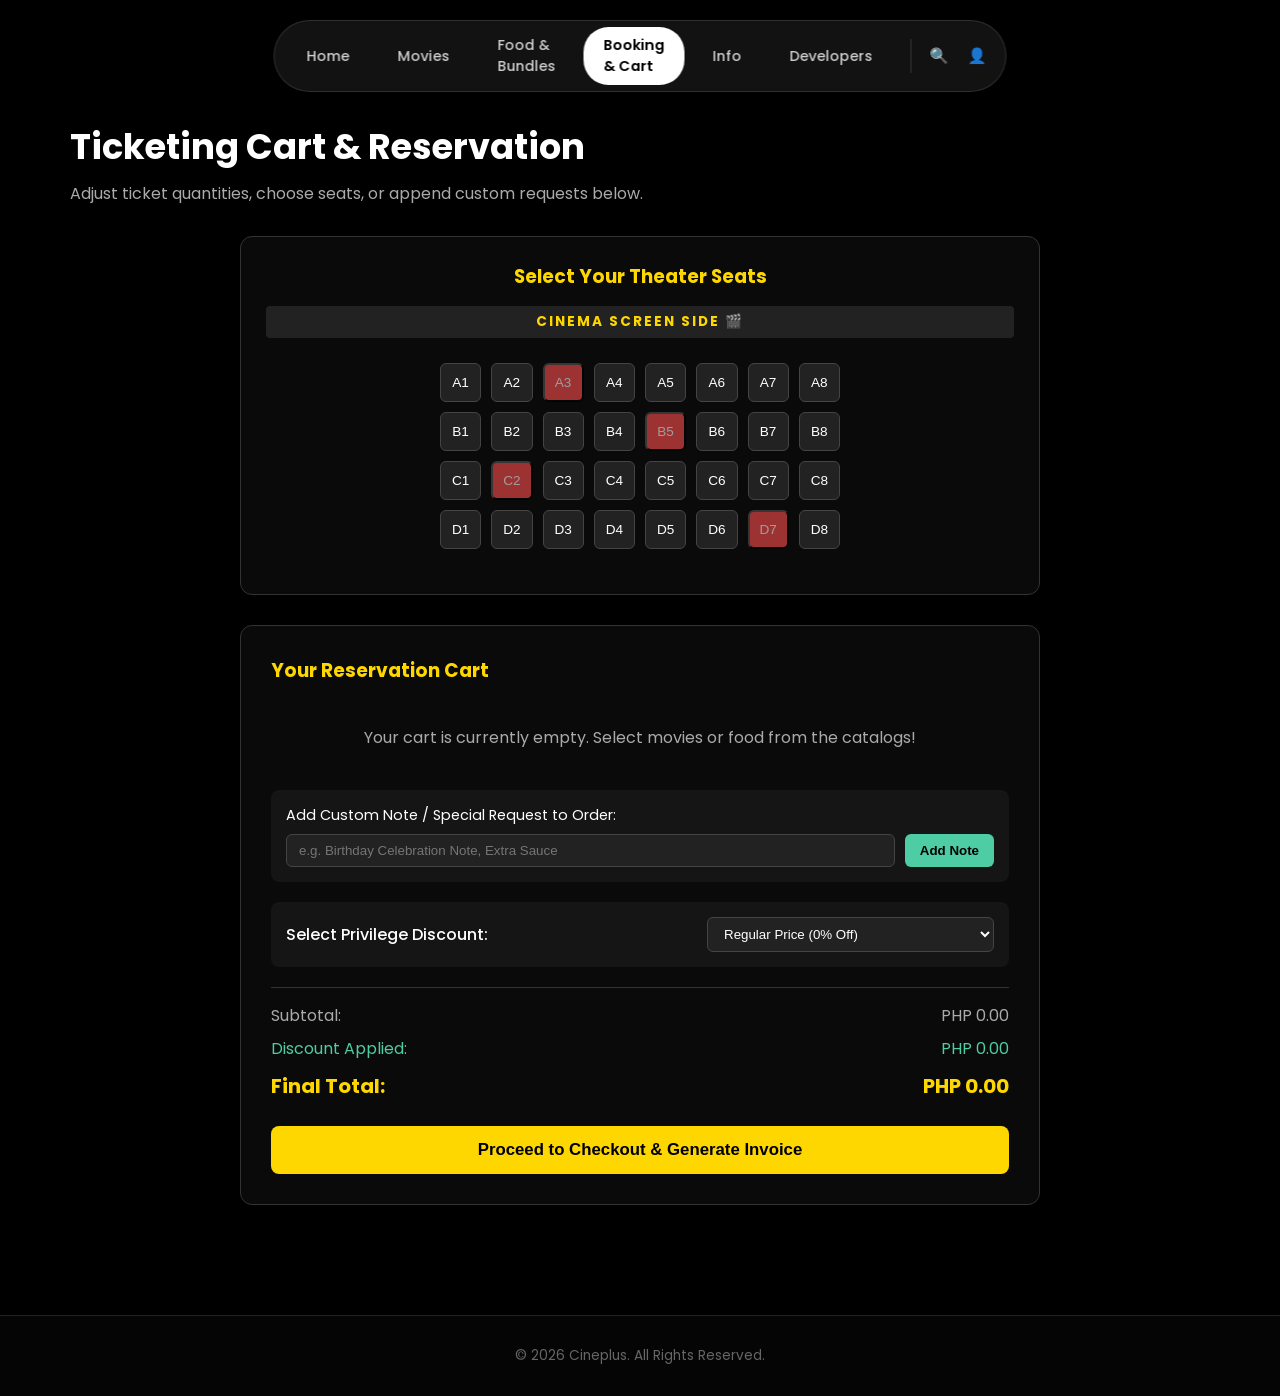
<file: booking.html>
<!DOCTYPE html>
<html lang="en">
<head>
    <meta charset="UTF-8">
    <meta name="viewport" content="width=device-width, initial-scale=1.0">
    <title>Cineplus+</title>

    <!-- Browser Tab Logo -->
    <link rel="icon" type="image/png" href="media/logo.png">

    <link rel="stylesheet" href="style.css">
    <meta name="viewport" content="width=device-width, initial-scale=1.0">
</head>
<body>

    <header class="floating-nav-container">
        <nav class="pill-nav">
            <a href="index.html" class="nav-item">Home</a>
            <a href="movies.html" class="nav-item">Movies</a>
            <a href="food.html" class="nav-item">Food & Bundles</a>
            <a href="booking.html" class="nav-item active">Booking & Cart</a>
            <a href="info.html" class="nav-item">Info</a>
            <a href="developers.html" class="nav-item">Developers</a>
            
            <div class="nav-icons">
                <button class="icon-btn" title="Search">🔍</button>
                <button class="icon-btn" title="Profile">👤</button>
            </div>
        </nav>
    </header>

    <main class="page-container">
        <div class="page-header">
            <h2>Ticketing Cart & Reservation</h2>
            <p>Adjust ticket quantities, choose seats, or append custom requests below.</p>
        </div>

        <div style="max-width: 800px; margin: 0 auto 50px auto;">
            <!-- Interactive Seat Selection Module -->
            <div style="background: #0a0a0a; border: 1px solid #333; padding: 25px; border-radius: 12px; margin-bottom: 30px; text-align: center;">
                <h3 style="color: #FFD700; margin-bottom: 15px;">Select Your Theater Seats</h3>
                <div style="background: #222; color: #FFD700; padding: 6px; border-radius: 4px; margin-bottom: 25px; font-weight: bold; letter-spacing: 2px; font-size: 0.85rem;">
                    CINEMA SCREEN SIDE 🎬
                </div>
                <div id="seat-grid" style="display: grid; grid-template-columns: repeat(8, 1fr); gap: 10px; max-width: 400px; margin: 0 auto 20px auto;"></div>
            </div>

            <!-- Reservation Cart -->
            <div style="background: #0a0a0a; border: 1px solid #333; padding: 30px; border-radius: 12px;">
                <h3 style="color: #FFD700; margin-bottom: 20px;">Your Reservation Cart</h3>
                
                <div id="cart-items-container"></div>

                <!-- Custom Request Input inside Cart -->
                <div style="margin: 20px 0; padding: 15px; background: #151515; border-radius: 8px;">
                    <label style="color: #fff; font-size: 0.9rem; display: block; margin-bottom: 8px;">Add Custom Note / Special Request to Order:</label>
                    <div style="display: flex; gap: 10px;">
                        <input type="text" id="custom-item-text" placeholder="e.g. Birthday Celebration Note, Extra Sauce" style="flex: 1; padding: 8px 12px; background: #222; border: 1px solid #444; color: #fff; border-radius: 6px;">
                        <button onclick="addCustomTextItem()" style="background: #4ecca3; color: #000; font-weight: bold; border: none; padding: 8px 15px; border-radius: 6px; cursor: pointer;">Add Note</button>
                    </div>
                </div>

                <!-- Split Discount Selector -->
                <div style="margin: 20px 0; padding: 15px; background: #151515; border-radius: 8px; display: flex; justify-content: space-between; align-items: center; flex-wrap: wrap; gap: 10px;">
                    <label style="color: #fff; font-weight: 500;">Select Privilege Discount:</label>
                    <select id="discount-selector" style="background: #222; color: #fff; border: 1px solid #444; padding: 8px 12px; border-radius: 6px;">
                        <option value="0">Regular Price (0% Off)</option>
                        <option value="0.10">Student Privilege (10% Off)</option>
                        <option value="0.20">Senior Citizen / PWD Privilege (20% Off)</option>
                    </select>
                </div>

                <div style="border-top: 1px solid #333; padding-top: 15px; margin-top: 15px;">
                    <div style="display: flex; justify-content: space-between; color: #aaa; margin-bottom: 8px;">
                        <span>Subtotal:</span>
                        <span id="cart-subtotal">PHP 0.00</span>
                    </div>
                    <div style="display: flex; justify-content: space-between; color: #4ecca3; margin-bottom: 8px;">
                        <span>Discount Applied:</span>
                        <span id="cart-discount-amount">PHP 0.00</span>
                    </div>
                    <div style="display: flex; justify-content: space-between; color: #FFD700; font-size: 1.25rem; font-weight: bold; margin-top: 10px;">
                        <span>Final Total:</span>
                        <span id="cart-final-total">PHP 0.00</span>
                    </div>
                </div>

                <button onclick="proceedToCheckout()" style="width: 100%; margin-top: 25px; background: #FFD700; color: #000; border: none; padding: 14px; border-radius: 8px; font-weight: bold; font-size: 1.05rem; cursor: pointer;">
    Proceed to Checkout & Generate Invoice
</button>
            </div>
        </div>
    </main>

    <footer class="subpage-footer">
        <p>&copy; 2026 Cineplus. All Rights Reserved.</p>
    </footer>

    <script src="script.js"></script>
</body>
</html>
</file>
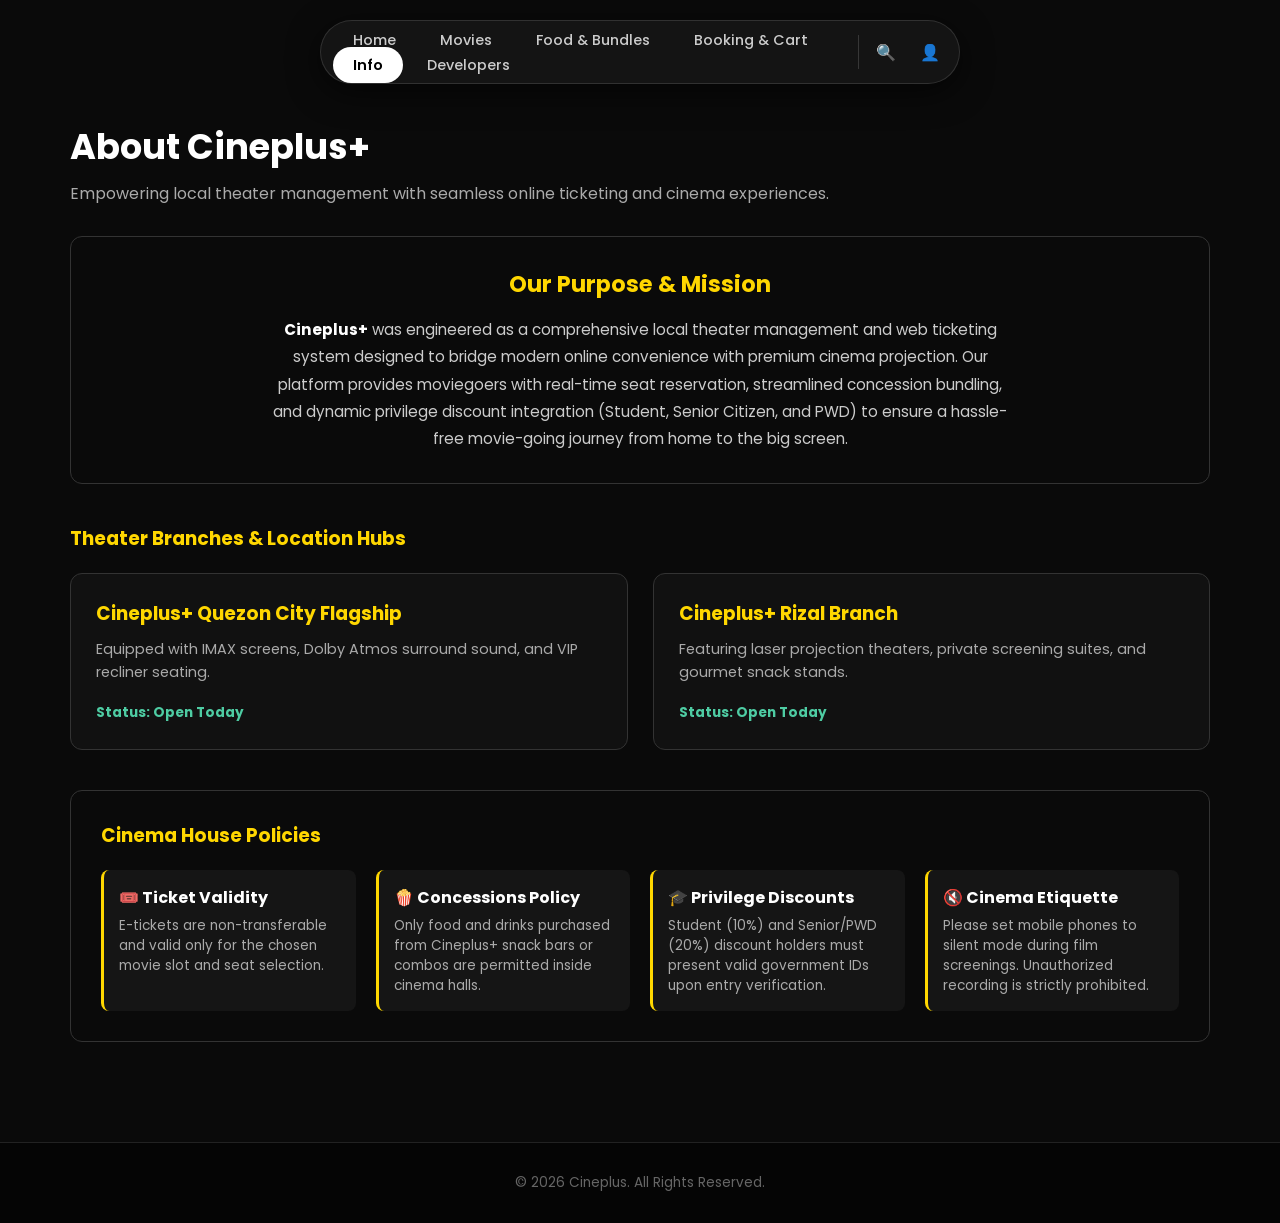
<file: info.html>
<!DOCTYPE html>
<html lang="en">
<head>
    <meta charset="UTF-8">
    <meta name="viewport" content="width=device-width, initial-scale=1.0">
    <title>Cineplus+ | Info & House Policies</title>

    <!-- Browser Tab Logo (Favicon) -->
    <link rel="icon" type="image/png" href="media/logo.png">

    <link rel="stylesheet" href="style.css">
    <meta name="viewport" content="width=device-width, initial-scale=1.0">
</head>
<body class="subpage-body">

    <!-- Floating Top Navigation Bar (Clean Pill Bar) -->
    <header class="floating-nav-container">
        <nav class="pill-nav">
            <div class="nav-links-wrapper">
                <a href="index.html" class="nav-item">Home</a>
                <a href="movies.html" class="nav-item">Movies</a>
                <a href="food.html" class="nav-item">Food & Bundles</a>
                <a href="booking.html" class="nav-item">Booking & Cart</a>
                <a href="info.html" class="nav-item active">Info</a>
                <a href="developers.html" class="nav-item">Developers</a>
            </div>
            
            <div class="nav-icons" style="display: flex; gap: 10px; align-items: center;">
                <button class="icon-btn" title="Search" style="background:none; border:none; cursor:pointer; font-size:1rem;">🔍</button>
                <button class="icon-btn" title="Profile" style="background:none; border:none; cursor:pointer; font-size:1rem;">👤</button>
            </div>
        </nav>
    </header>

    <main class="page-container">
        <!-- Purpose & Vision Section -->
        <div class="page-header">
            <h2>About Cineplus+</h2>
            <p>Empowering local theater management with seamless online ticketing and cinema experiences.</p>
        </div>

        <div style="background: #0a0a0a; border: 1px solid #333; padding: 30px; border-radius: 12px; margin-bottom: 40px; text-align: center;">
            <h3 style="color: #FFD700; margin-bottom: 15px; font-size: 1.4rem;">Our Purpose & Mission</h3>
            <p style="color: #ccc; line-height: 1.8; max-width: 750px; margin: 0 auto; font-size: 0.95rem;">
                <strong style="color: #fff;">Cineplus+</strong> was engineered as a comprehensive local theater management and web ticketing system designed to bridge modern online convenience with premium cinema projection. Our platform provides moviegoers with real-time seat reservation, streamlined concession bundling, and dynamic privilege discount integration (Student, Senior Citizen, and PWD) to ensure a hassle-free movie-going journey from home to the big screen.
            </p>
        </div>

        <!-- Theater Branches Section -->
        <div style="margin-bottom: 40px;">
            <h3 style="color: #FFD700; margin-bottom: 20px;">Theater Branches & Location Hubs</h3>
            <div style="display: grid; grid-template-columns: repeat(auto-fit, minmax(280px, 1fr)); gap: 25px;">
                <div style="background: #111; border: 1px solid #333; padding: 25px; border-radius: 12px;">
                    <h3 style="color: #FFD700; margin-bottom: 10px;">Cineplus+ Quezon City Flagship</h3>
                    <p style="color: #aaa; font-size: 0.9rem; line-height: 1.6; margin-bottom: 15px;">Equipped with IMAX screens, Dolby Atmos surround sound, and VIP recliner seating.</p>
                    <span style="color: #4ecca3; font-size: 0.85rem; font-weight: bold;">Status: Open Today</span>
                </div>

                <div style="background: #111; border: 1px solid #333; padding: 25px; border-radius: 12px;">
                    <h3 style="color: #FFD700; margin-bottom: 10px;">Cineplus+ Rizal Branch</h3>
                    <p style="color: #aaa; font-size: 0.9rem; line-height: 1.6; margin-bottom: 15px;">Featuring laser projection theaters, private screening suites, and gourmet snack stands.</p>
                    <span style="color: #4ecca3; font-size: 0.85rem; font-weight: bold;">Status: Open Today</span>
                </div>
            </div>
        </div>

        <!-- Cinema House Policies -->
        <div style="background: #0a0a0a; border: 1px solid #333; padding: 30px; border-radius: 12px; margin-bottom: 40px;">
            <h3 style="color: #FFD700; margin-bottom: 20px;">Cinema House Policies</h3>
            
            <div style="display: grid; grid-template-columns: repeat(auto-fit, minmax(220px, 1fr)); gap: 20px;">
                <div style="background: #151515; padding: 15px; border-radius: 8px; border-left: 3px solid #FFD700;">
                    <h4 style="color: #fff; margin-bottom: 6px;">🎟️ Ticket Validity</h4>
                    <p style="color: #aaa; font-size: 0.85rem;">E-tickets are non-transferable and valid only for the chosen movie slot and seat selection.</p>
                </div>
                <div style="background: #151515; padding: 15px; border-radius: 8px; border-left: 3px solid #FFD700;">
                    <h4 style="color: #fff; margin-bottom: 6px;">🍿 Concessions Policy</h4>
                    <p style="color: #aaa; font-size: 0.85rem;">Only food and drinks purchased from Cineplus+ snack bars or combos are permitted inside cinema halls.</p>
                </div>
                <div style="background: #151515; padding: 15px; border-radius: 8px; border-left: 3px solid #FFD700;">
                    <h4 style="color: #fff; margin-bottom: 6px;">🎓 Privilege Discounts</h4>
                    <p style="color: #aaa; font-size: 0.85rem;">Student (10%) and Senior/PWD (20%) discount holders must present valid government IDs upon entry verification.</p>
                </div>
                <div style="background: #151515; padding: 15px; border-radius: 8px; border-left: 3px solid #FFD700;">
                    <h4 style="color: #fff; margin-bottom: 6px;">🔇 Cinema Etiquette</h4>
                    <p style="color: #aaa; font-size: 0.85rem;">Please set mobile phones to silent mode during film screenings. Unauthorized recording is strictly prohibited.</p>
                </div>
            </div>
        </div>
    </main>

    <footer class="subpage-footer">
        <p>&copy; 2026 Cineplus. All Rights Reserved.</p>
    </footer>

    <script src="script.js"></script>
</body>
</html>
</file>
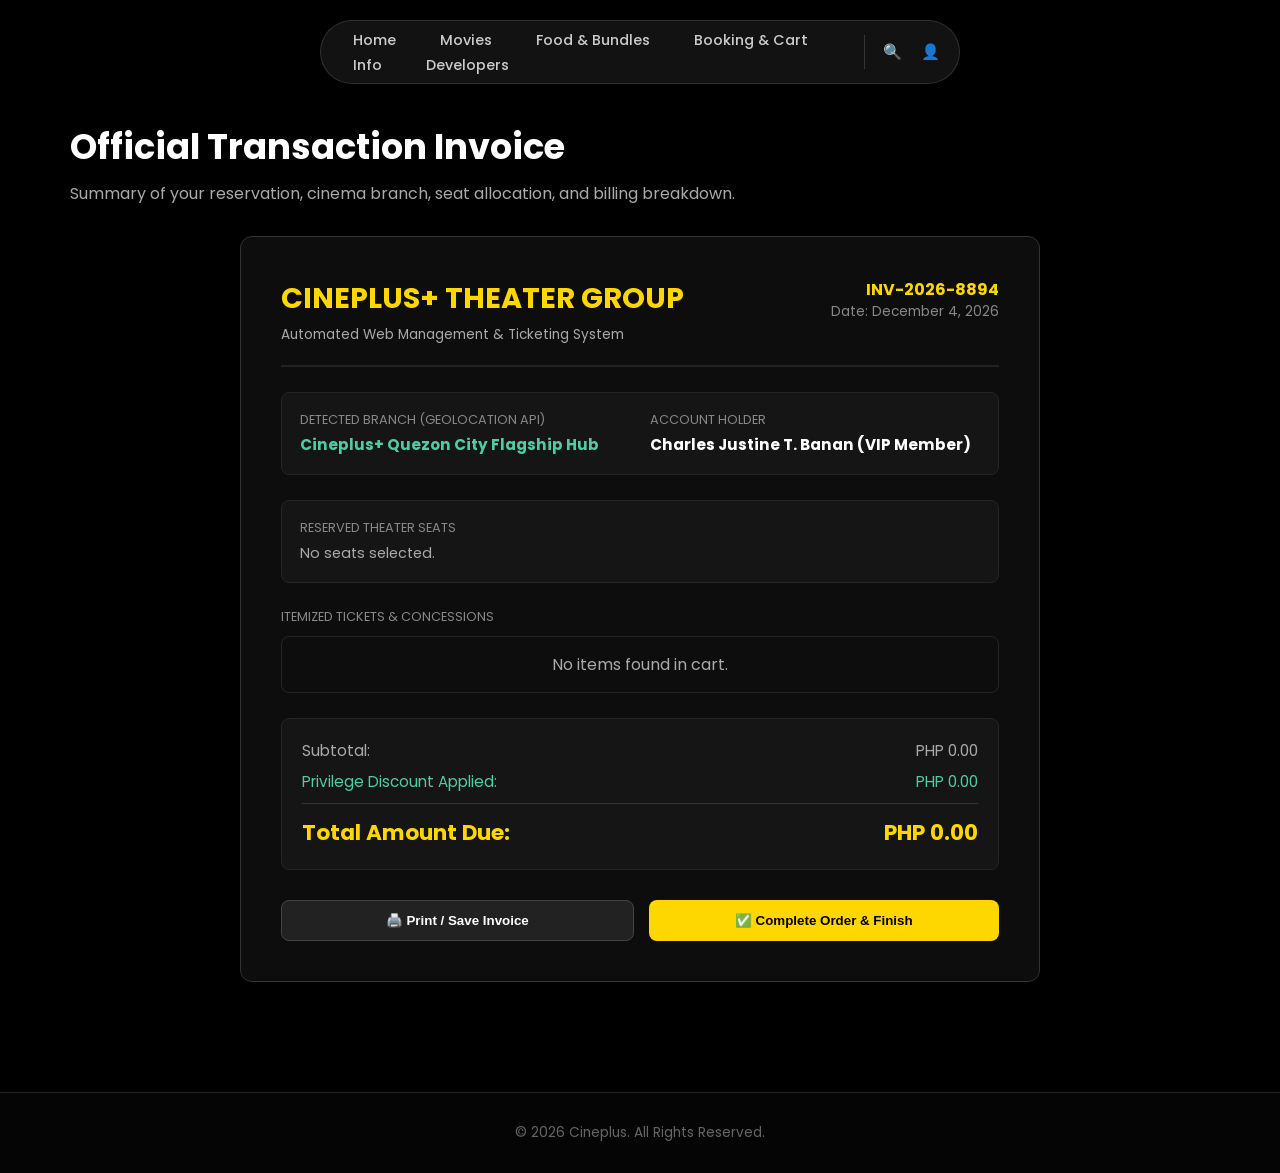
<file: invoice.html>
<!DOCTYPE html>
<html lang="en">
<head>
    <meta charset="UTF-8">
    <meta name="viewport" content="width=device-width, initial-scale=1.0">
    <title>Cineplus+</title>

    <!-- Browser Tab Logo -->
    <link rel="icon" type="image/png" href="media/logo.png">

    <link rel="stylesheet" href="style.css">
    <meta name="viewport" content="width=device-width, initial-scale=1.0">
</head>
<body>

    <!-- Floating Top Navigation Bar -->
    <header class="floating-nav-container">
        <div class="pill-nav">
                        </a>

            <div class="nav-links-wrapper">
                <a href="index.html" class="nav-item">Home</a>
                <a href="movies.html" class="nav-item">Movies</a>
                <a href="food.html" class="nav-item">Food & Bundles</a>
                <a href="booking.html" class="nav-item">Booking & Cart</a>
                <a href="info.html" class="nav-item">Info</a>
                <a href="developers.html" class="nav-item">Developers</a>
            </div>
            
            <div class="nav-icons">
                <button class="icon-btn" title="Search">🔍</button>
                <button class="icon-btn" title="Profile">👤</button>
            </div>
        </div>
    </header>

    <main class="page-container">
        <div class="page-header">
            <h2>Official Transaction Invoice</h2>
            <p>Summary of your reservation, cinema branch, seat allocation, and billing breakdown.</p>
        </div>

        <div style="background: #0d0d0d; border: 1px solid #333; padding: 40px; border-radius: 12px; max-width: 800px; margin: 0 auto 50px auto; box-shadow: 0 10px 30px rgba(0,0,0,0.5);">
            
            <!-- Invoice Header Header -->
            <div style="display: flex; justify-content: space-between; align-items: flex-start; border-bottom: 2px solid #222; padding-bottom: 20px; margin-bottom: 25px;">
                <div>
                    <h3 style="color: #FFD700; font-size: 1.8rem; margin-bottom: 5px;">CINEPLUS+ THEATER GROUP</h3>
                    <p style="color: #aaa; font-size: 0.85rem;">Automated Web Management & Ticketing System</p>
                </div>
                <div style="text-align: right;">
                    <p style="color: #FFD700; font-weight: bold; font-size: 1rem;" id="inv-number">INV-2026-8894</p>
                    <p style="color: #888; font-size: 0.85rem;" id="inv-date">Date: October 21, 2026</p>
                </div>
            </div>

            <!-- Process Summary Block 1: Branch & Member Info -->
            <div style="display: grid; grid-template-columns: 1fr 1fr; gap: 20px; background: #151515; padding: 18px; border-radius: 8px; margin-bottom: 25px; border: 1px solid #252525;">
                <div>
                    <p style="color: #888; font-size: 0.8rem; text-transform: uppercase; margin-bottom: 4px;">Detected Branch (Geolocation API)</p>
                    <p style="color: #4ecca3; font-weight: bold; font-size: 0.95rem;" id="invoice-branch">Cineplus+ Quezon City Flagship Hub</p>
                </div>
                <div>
                    <p style="color: #888; font-size: 0.8rem; text-transform: uppercase; margin-bottom: 4px;">Account Holder</p>
                    <p style="color: #fff; font-weight: bold; font-size: 0.95rem;">Charles Justine T. Banan (VIP Member)</p>
                </div>
            </div>

            <!-- Process Summary Block 2: Seat Allocation -->
            <div style="background: #151515; padding: 18px; border-radius: 8px; margin-bottom: 25px; border: 1px solid #252525;">
                <p style="color: #888; font-size: 0.8rem; text-transform: uppercase; margin-bottom: 6px;">Reserved Theater Seats</p>
                <div id="invoice-seats" style="display: flex; gap: 8px; flex-wrap: wrap;">
                    <!-- Filled via JavaScript -->
                </div>
            </div>

            <!-- Process Summary Block 3: Itemized Cart Breakdown -->
            <div style="margin-bottom: 25px;">
                <p style="color: #888; font-size: 0.8rem; text-transform: uppercase; margin-bottom: 10px;">Itemized Tickets & Concessions</p>
                <div id="invoice-items-list" style="border: 1px solid #252525; border-radius: 8px; overflow: hidden;">
                    <!-- Filled via JavaScript -->
                </div>
            </div>

            <!-- Process Summary Block 4: Financial Calculations & Privilege Discount -->
            <div style="background: #151515; padding: 20px; border-radius: 8px; border: 1px solid #252525;">
                <div style="display: flex; justify-content: space-between; color: #aaa; margin-bottom: 8px; font-size: 0.95rem;">
                    <span>Subtotal:</span>
                    <span id="invoice-subtotal">PHP 0.00</span>
                </div>
                <div style="display: flex; justify-content: space-between; color: #4ecca3; margin-bottom: 8px; font-size: 0.95rem;">
                    <span id="invoice-discount-label">Privilege Discount Applied:</span>
                    <span id="invoice-discount-amount">PHP 0.00</span>
                </div>
                <div style="display: flex; justify-content: space-between; color: #FFD700; font-size: 1.35rem; font-weight: bold; border-top: 1px solid #333; padding-top: 12px; margin-top: 10px;">
                    <span>Total Amount Due:</span>
                    <span id="invoice-final-total">PHP 0.00</span>
                </div>
            </div>

            <!-- Action Buttons -->
            <div style="display: flex; gap: 15px; margin-top: 30px;">
                <button onclick="window.print()" style="flex: 1; background: #222; color: #fff; border: 1px solid #444; padding: 12px; border-radius: 8px; font-weight: bold; cursor: pointer;">
                    🖨️ Print / Save Invoice
                </button>
                <button onclick="localStorage.removeItem('cineplus_cart'); localStorage.removeItem('cineplus_seats'); window.location.href='index.html';" style="flex: 1; background: #FFD700; color: #000; border: none; padding: 12px; border-radius: 8px; font-weight: bold; cursor: pointer;">
                    ✅ Complete Order & Finish
                </button>
            </div>
        </div>
    </main>

    <footer class="subpage-footer">
        <p>&copy; 2026 Cineplus. All Rights Reserved.</p>
    </footer>

    <script>
        window.addEventListener('DOMContentLoaded', () => {
            // Populate Branch
            let branch = localStorage.getItem('cineplus_branch') || 'Cineplus+ Quezon City Flagship Hub';
            document.getElementById('invoice-branch').innerText = branch;

            // Populate Date
            let options = { year: 'numeric', month: 'long', day: 'numeric' };
            document.getElementById('inv-date').innerText = 'Date: ' + new Date().toLocaleDateString('en-US', options);

            // Populate Seats
            let seats = JSON.parse(localStorage.getItem('cineplus_seats')) || [];
            let seatsContainer = document.getElementById('invoice-seats');
            if (seats.length === 0) {
                seatsContainer.innerHTML = '<span style="color: #aaa; font-size: 0.9rem;">No seats selected.</span>';
            } else {
                let seatHtml = '';
                seats.forEach(seat => {
                    seatHtml += `<span style="background: #FFD700; color: #000; padding: 4px 10px; border-radius: 4px; font-weight: bold; font-size: 0.85rem;">Seat ${seat}</span>`;
                });
                seatsContainer.innerHTML = seatHtml;
            }

            // Populate Items & Calculate Totals
            let cart = JSON.parse(localStorage.getItem('cineplus_cart')) || [];
            let itemsListContainer = document.getElementById('invoice-items-list');
            
            if (cart.length === 0) {
                itemsListContainer.innerHTML = '<p style="padding: 15px; color: #aaa; text-align: center;">No items found in cart.</p>';
                return;
            }

            let subtotal = 0;
            let listHtml = '';
            cart.forEach(item => {
                let itemTotal = item.price * item.quantity;
                subtotal += itemTotal;
                listHtml += `
                    <div style="display: flex; justify-content: space-between; align-items: center; padding: 12px 15px; border-bottom: 1px solid #222; background: #111;">
                        <div>
                            <p style="color: #fff; font-weight: 500; font-size: 0.95rem; margin-bottom: 2px;">${item.name}</p>
                            <span style="color: #FFD700; font-size: 0.75rem; text-transform: uppercase;">${item.type}</span> | <span style="color: #888; font-size: 0.8rem;">PHP ${item.price.toFixed(2)} x ${item.quantity}</span>
                        </div>
                        <span style="color: #fff; font-weight: bold;">PHP ${itemTotal.toFixed(2)}</span>
                    </div>
                `;
            });
            itemsListContainer.innerHTML = listHtml;

            // Discounts
            let discountRate = parseFloat(localStorage.getItem('cineplus_checkout_discount_rate')) || 0;
            let discountLabelText = localStorage.getItem('cineplus_checkout_discount_label') || 'Regular Price';
            
            let discountAmount = subtotal * discountRate;
            let finalTotal = subtotal - discountAmount;

            document.getElementById('invoice-subtotal').innerText = `PHP ${subtotal.toFixed(2)}`;
            document.getElementById('invoice-discount-label').innerText = `Privilege Discount Applied (${discountLabelText}):`;
            document.getElementById('invoice-discount-amount').innerText = `-PHP ${discountAmount.toFixed(2)}`;
            document.getElementById('invoice-final-total').innerText = `PHP ${finalTotal.toFixed(2)}`;
        });
    </script>
</body>
</html>
</file>
<file: style.css>
@import url('https://fonts.googleapis.com/css2?family=Poppins:wght@400;600;800;900&display=swap');

* {
    margin: 0;
    padding: 0;
    box-sizing: border-box;
}

body {
    background-color: #000000;
    color: #ffffff;
    font-family: 'Poppins', sans-serif;
    overflow-x: hidden;
}

/* Subpage body adjustment */
.subpage-body {
    background-color: #0a0a0a;
    min-height: 100vh;
}

/* Floating Top Navigation Pill Bar */
.floating-nav-container {
    position: fixed;
    top: 20px;
    left: 50%;
    transform: translateX(-50%);
    z-index: 100;
}

.pill-nav {
    display: flex;
    align-items: center;
    background: rgba(25, 25, 25, 0.75);
    backdrop-filter: blur(16px);
    -webkit-backdrop-filter: blur(16px);
    border: 1px solid rgba(255, 255, 255, 0.12);
    padding: 6px 12px;
    border-radius: 40px;
    gap: 8px;
    box-shadow: 0 8px 32px rgba(0, 0, 0, 0.6);
}

.nav-item {
    color: #cccccc;
    text-decoration: none;
    padding: 8px 20px;
    border-radius: 25px;
    font-size: 0.9rem;
    font-weight: 500;
    transition: all 0.25s ease;
}

.nav-item:hover {
    color: #ffffff;
}

.nav-item.active {
    background-color: #ffffff;
    color: #000000;
    font-weight: 600;
}

.nav-icons {
    display: flex;
    gap: 4px;
    margin-left: 10px;
    padding-left: 10px;
    border-left: 1px solid rgba(255, 255, 255, 0.15);
}

.icon-btn {
    background: transparent;
    border: none;
    color: #ffffff;
    font-size: 0.95rem;
    width: 34px;
    height: 34px;
    border-radius: 50%;
    cursor: pointer;
    display: flex;
    align-items: center;
    justify-content: center;
    transition: background 0.2s;
}

.icon-btn:hover {
    background: rgba(255, 255, 255, 0.15);
}

/* Fullscreen Hero Container (Home Page) */
.hero-container {
    position: relative;
    width: 100vw;
    height: 100vh;
    display: flex;
    align-items: flex-end;
    overflow: hidden;
}

.hero-video {
    position: absolute;
    top: 50%;
    left: 50%;
    width: 100%;
    height: 100%;
    object-fit: cover;
    transform: translate(-50%, -50%);
    z-index: 1;
}

/* Dark Vignette and Gradient Overlay */
.hero-overlay {
    position: absolute;
    inset: 0;
    background: 
        linear-gradient(to top, rgba(0,0,0,0.95) 0%, rgba(0,0,0,0.3) 40%, rgba(0,0,0,0) 100%),
        linear-gradient(to right, rgba(0,0,0,0.85) 0%, rgba(0,0,0,0.2) 50%, rgba(0,0,0,0) 100%);
    z-index: 2;
}

/* On-Screen Title & Action Controls */
.hero-content {
    position: relative;
    z-index: 10;
    padding: 0 0 80px 80px;
}

.brand-title-container {
    display: flex;
    align-items: center;
    gap: 20px;
    margin-bottom: 20px;
}

.brand-logo-img {
    height: 65px;
    width: auto;
    filter: drop-shadow(0 4px 10px rgba(0,0,0,0.8));
}

.movie-title {
    color: #FFD700; /* #FFD700 Yellow for CINEPLUS */
    font-size: 4rem;
    font-weight: 900;
    letter-spacing: -1px;
    text-transform: uppercase;
    text-shadow: 0 4px 20px rgba(0, 0, 0, 0.8);
}

.action-buttons {
    display: flex;
    align-items: center;
    gap: 12px;
}

.btn {
    display: inline-flex;
    align-items: center;
    justify-content: center;
    padding: 10px 24px;
    border-radius: 30px;
    font-weight: 600;
    font-size: 0.95rem;
    text-decoration: none;
    border: none;
    cursor: pointer;
    transition: transform 0.2s ease, background 0.2s ease;
}

.btn:hover {
    transform: scale(1.05);
}

.btn-play {
    background-color: #ffffff;
    color: #000000;
}

.btn-info {
    background: rgba(255, 255, 255, 0.22);
    color: #ffffff;
    backdrop-filter: blur(10px);
}

.btn-circle {
    background: rgba(255, 255, 255, 0.22);
    color: #ffffff;
    width: 42px;
    height: 42px;
    border-radius: 50%;
    padding: 0;
    backdrop-filter: blur(10px);
}

.btn-icon {
    margin-right: 6px;
    font-size: 0.85rem;
}

/* Center & Bottom Controls */
.center-controls {
    position: absolute;
    top: 50%;
    left: 50%;
    transform: translate(-50%, -50%);
    z-index: 10;
}

.btn-circle-large {
    background: rgba(20, 20, 20, 0.5);
    border: 1px solid rgba(255, 255, 255, 0.2);
    color: #ffffff;
    width: 54px;
    height: 54px;
    border-radius: 50%;
    font-size: 1.2rem;
    cursor: pointer;
    backdrop-filter: blur(12px);
    display: flex;
    align-items: center;
    justify-content: center;
    transition: transform 0.2s;
}

.btn-circle-large:hover {
    transform: scale(1.1);
}

.bottom-scroll {
    position: absolute;
    bottom: 25px;
    left: 50%;
    transform: translateX(-50%);
    z-index: 10;
}

.btn-scroll {
    background: rgba(255, 255, 255, 0.2);
    border: none;
    color: #ffffff;
    width: 36px;
    height: 36px;
    border-radius: 50%;
    cursor: pointer;
    display: flex;
    align-items: center;
    justify-content: center;
    backdrop-filter: blur(10px);
}

/* Common Layout for Subpages */
.page-container {
    max-width: 1200px;
    margin: 0 auto;
    padding: 120px 30px 60px 30px;
}

.page-header h2 {
    font-size: 2.2rem;
    font-weight: 700;
    color: #ffffff;
    margin-bottom: 8px;
}

.page-header p {
    color: #aaaaaa;
    font-size: 1rem;
    margin-bottom: 30px;
}

/* Grids and Cards */
.catalog-grid, .dev-grid {
    display: grid;
    grid-template-columns: repeat(auto-fit, minmax(260px, 1fr));
    gap: 25px;
}

.catalog-card, .dev-card {
    background-color: #111111;
    border: 1px solid #222222;
    border-radius: 12px;
    padding: 20px;
    text-align: center;
    transition: border-color 0.2s;
}

.catalog-card:hover, .dev-card:hover {
    border-color: #444444;
}

.catalog-card img, .dev-card img {
    max-width: 100%;
    height: auto;
    border-radius: 8px;
    margin-bottom: 12px;
}

.category {
    color: #888888;
    font-size: 0.85rem;
    margin: 4px 0 8px 0;
}

.price, .role {
    color: #FFD700;
    font-weight: 600;
    margin-top: 8px;
}

/* Cart Table */
.cart-table {
    width: 100%;
    border-collapse: collapse;
    background: #111111;
    border-radius: 8px;
    overflow: hidden;
    margin-bottom: 30px;
    border: 1px solid #222222;
}

.cart-table th {
    background: #1a1a1a;
    color: #FFD700;
    padding: 12px;
    text-align: left;
    border-bottom: 1px solid #222222;
}

.cart-table td {
    padding: 12px;
    border-bottom: 1px solid #222222;
}

.qty-input {
    width: 60px;
    padding: 6px;
    background: #1a1a1a;
    border: 1px solid #333;
    color: #fff;
    border-radius: 4px;
}

/* Forms */
.form-box {
    background: #111111;
    border: 1px solid #222222;
    border-radius: 12px;
    padding: 30px;
}

.form-group {
    margin-bottom: 20px;
}

.form-group label {
    display: block;
    margin-bottom: 8px;
    color: #ffffff;
}

.form-group input[type="text"],
.form-group select {
    width: 100%;
    padding: 12px;
    background: #1a1a1a;
    border: 1px solid #333333;
    color: #ffffff;
    border-radius: 6px;
}

.geo-box {
    background: #1a1a1a;
    padding: 15px;
    border-radius: 8px;
    border: 1px solid #333;
}

.btn-accent {
    background: #FFD700;
    color: #000;
    border: none;
    padding: 8px 16px;
    font-weight: 600;
    border-radius: 4px;
    cursor: pointer;
    margin-top: 10px;
}

.btn-submit {
    background: #FFD700;
    color: #000000;
    padding: 14px 28px;
    border: none;
    border-radius: 6px;
    font-weight: 700;
    font-size: 1rem;
    cursor: pointer;
}

/* Subpage Footers */
.subpage-footer {
    text-align: center;
    padding: 30px;
    background-color: #050505;
    color: #666666;
    border-top: 1px solid #222222;
    font-size: 0.85rem;
}
/* Bottom CTA Banner styling */
.bottom-scroll {
    position: absolute;
    bottom: 25px;
    left: 50%;
    transform: translateX(-50%);
    z-index: 10;
    width: max-content;
    max-width: 90vw;
}

.bottom-cta-banner {
    display: inline-flex;
    align-items: center;
    gap: 10px;
    background: rgba(20, 20, 20, 0.65);
    backdrop-filter: blur(12px);
    -webkit-backdrop-filter: blur(12px);
    border: 1px solid rgba(255, 215, 0, 0.4);
    color: #ffffff;
    text-decoration: none;
    padding: 10px 24px;
    border-radius: 30px;
    font-size: 0.95rem;
    font-weight: 500;
    box-shadow: 0 4px 20px rgba(0, 0, 0, 0.5);
    transition: all 0.3s ease;
}

.bottom-cta-banner:hover {
    background: rgba(255, 215, 0, 0.9);
    color: #000000;
    border-color: #FFD700;
    transform: translateY(-2px);
}

.bottom-cta-banner .arrow-icon {
    font-size: 1rem;
    transition: transform 0.2s ease;
}

.bottom-cta-banner:hover .arrow-icon {
    transform: translateX(4px);
}
/* Brand Logo & Text pinned to the left */
.nav-brand {
    display: flex;
    align-items: center;
    gap: 10px;
    text-decoration: none;
    background: rgba(17, 17, 17, 0.9);
    backdrop-filter: blur(10px);
    border: 1px solid #333333;
    padding: 8px 18px;
    border-radius: 50px;
}

/* Mobile Navigation Adjustments */
@media screen and (max-width: 768px) {
    .floating-nav-container {
        top: 10px;
        padding: 0 10px;
        width: 100%;
        box-sizing: border-box;
    }

    .pill-nav {
        display: flex;
        align-items: center;
        justify-content: flex-start;
        overflow-x: auto;
        white-space: nowrap;
        padding: 8px 15px;
        gap: 8px;
        width: 100%;
        max-width: 100%;
        -webkit-overflow-scrolling: touch;
        /* Hide scrollbar for clean UI */
        scrollbar-width: none; 
    }

    .pill-nav::-webkit-scrollbar {
        display: none;
    }

    .nav-links-wrapper {
        display: flex;
        gap: 6px;
    }

    .nav-item {
        font-size: 0.85rem;
        padding: 6px 12px;
    }
}

/* Responsive Grid Layout */
.catalog-grid {
    display: grid;
    grid-template-columns: repeat(auto-fit, minmax(240px, 1fr));
    gap: 20px;
    padding: 10px;
}

@media screen and (max-width: 480px) {
    .catalog-grid {
        grid-template-columns: 1fr; /* Single column on phones */
        gap: 15px;
    }

    .page-container {
        padding: 80px 15px 30px 15px; /* Offset for floating top header */
    }
}

/* Seat Map Adjustments for Mobile */
@media screen and (max-width: 500px) {
    #seat-grid {
        grid-template-columns: repeat(8, 1fr) !important;
        gap: 4px !important;
        max-width: 100% !important;
    }

    #seat-grid button {
        padding: 6px 0 !important;
        font-size: 0.7rem !important;
    }
}

/* Enlarged Hero Brand Logo */
.brand-logo-img {
    height: 90px;          /* Increase this value to make it bigger (e.g., 90px to 120px) */
    width: auto;           /* Maintains the natural aspect ratio so it doesn't stretch */
    max-width: 100%;
    object-fit: contain;
    margin-bottom: 10px;   /* Space between the logo and the CINEPLUS+ title */
}

.brand-title-container {
    display: flex;
    align-items: center;
    justify-content: center;
    gap: 15px;             /* Space between logo image and text */
    flex-wrap: wrap;
}


@media screen and (max-width: 768px) {
    /* 1. Align hero text container strictly to the left */
    .hero-content {
        align-items: flex-start !important;
        text-align: left !important;
        padding-left: 20px !important;
        padding-right: 20px !important;
        bottom: 120px !important; /* Position it above bottom elements */
    }

    /* 2. Align logo and title box to the left */
    .brand-title-container {
        align-items: flex-start !important;
        justify-content: flex-start !important;
        text-align: left !important;
    }

    .brand-logo-img {
        height: 55px !important;
        margin-bottom: 5px !important;
    }

    .movie-title {
        font-size: 2.2rem !important;
        text-align: left !important;
    }

    /* 3. Keep action buttons aligned to the left */
    .action-buttons {
        justify-content: flex-start !important;
    }

    /* 4. Fix bottom banner placement */
    .bottom-scroll {
        bottom: 15px !important;
        left: 15px !important;
        right: 15px !important;
        width: auto !important;
    }
}
</file>
